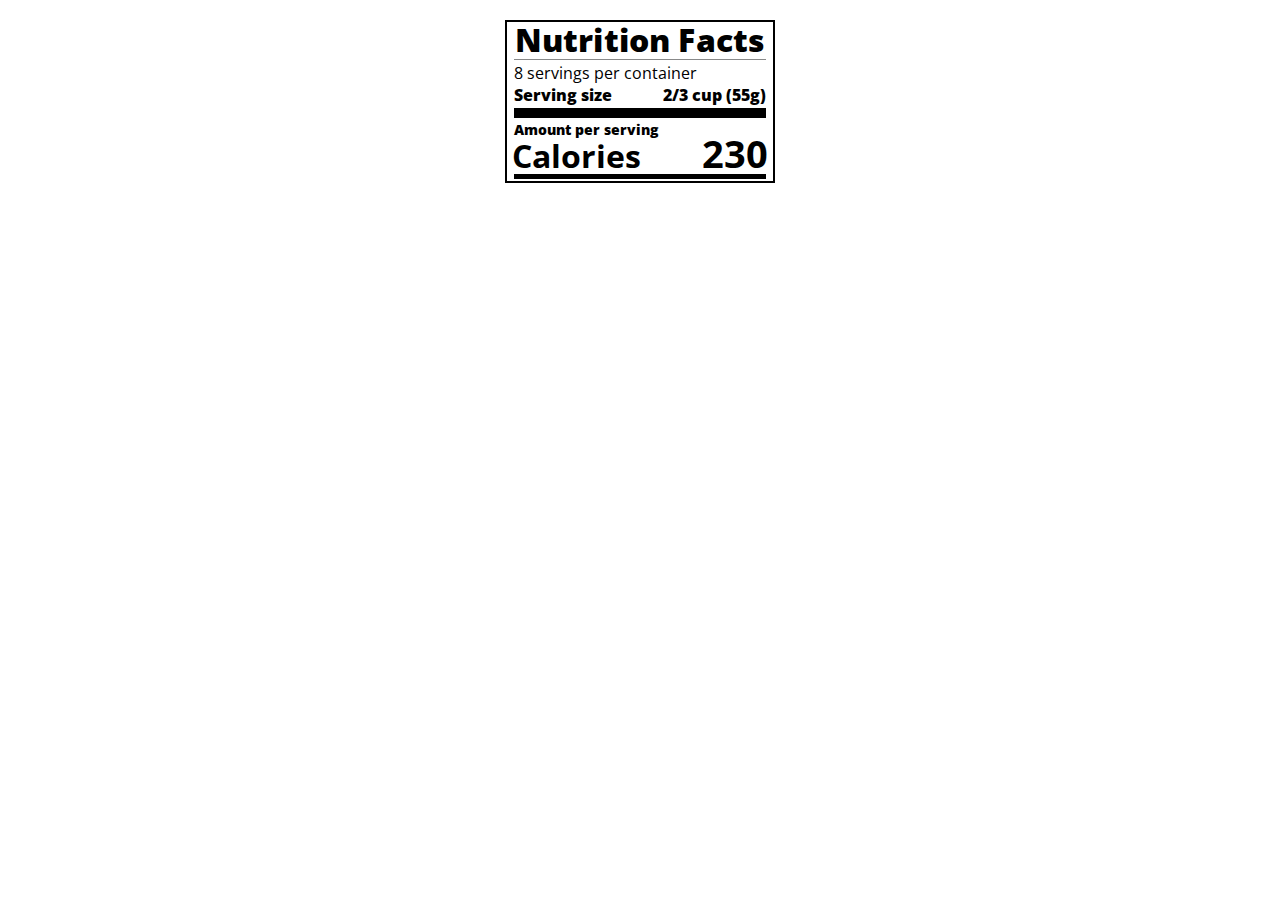
<file: #100daysofcode/Day11/index.html>
<!DOCTYPE html>
<html lang="en">

<head>
  <meta charset="UTF-8">
  <title>Nutrition Label</title>
  <link href="https://fonts.googleapis.com/css?family=Open+Sans:400,700,800" rel="stylesheet">
  <link href="./styles.css" rel="stylesheet">
</head>

<body>
  <div class="label">
    <header>
      <h1 class="bold">Nutrition Facts</h1>
      <div class="divider"></div>
      <p>8 servings per container</p>
      <p class="bold">Serving size <span>2/3 cup (55g)</span></p>
    </header>
    <div class="divider large"></div>
    <div class="calories-info">
      <div class="left-container">
        <h2 class="bold small-text">Amount per serving</h2>
        <p>Calories</p>
      </div>
      <span>230</span>
    </div>
    <div class="divider medium"></div>

  </div>
</body>
</html>
</file>
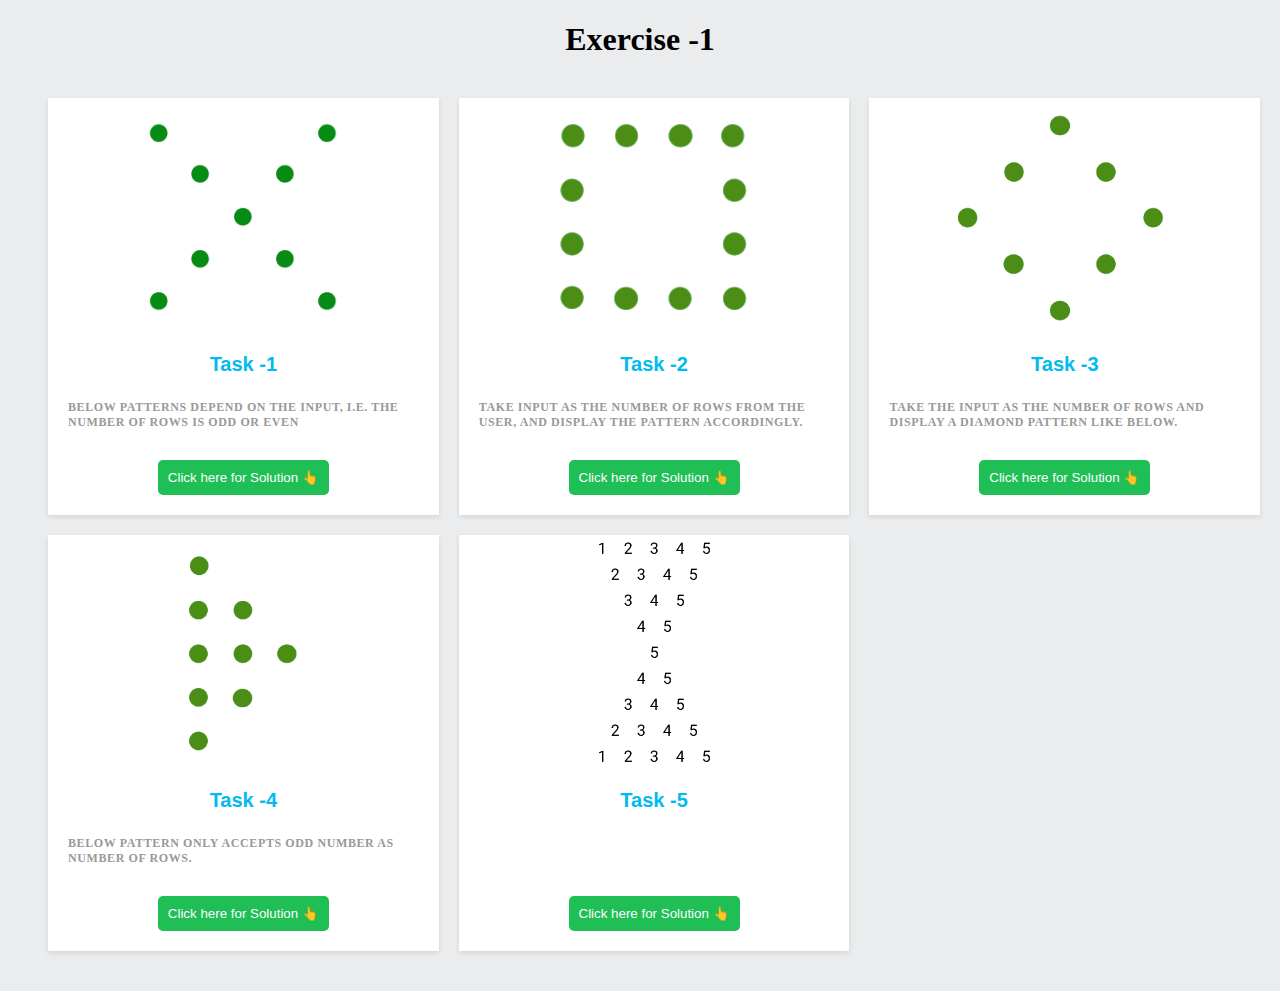
<file: #100daysofcode/Day12/index.html>
<!DOCTYPE html>
<html lang="en">
<head>
    <meta charset="UTF-8">
    <meta name="viewport" content="width=device-width, initial-scale=1.0">
    <link rel="stylesheet" href="style.css">
    <script src="script.js"></script>
    <title>Exercise 1</title>
</head>
<body>
    <h1>Exercise -1</h1>
    <div class="band">
        <div class="item-1">
            <a href="#" class="card">
            <div class="thumb" style="background-image: url(./imgs/t-1.png);">
            </div>
            <article>
              <h1>Task -1   </h1>
              <span>Below patterns depend on the input, i.e. the number of rows is odd or even</span>
              <button type="button" onclick="task1()">Click here for Solution 👆</button>
            </article>
          </a>
        </div>
        <div class="item-2">
            <a href="#" class="card">
            <div class="thumb" style="background-image: url(./imgs/t-2.png);">
            </div>
            <article>
              <h1>Task -2   </h1>
              <span>Take input as the number of rows from the user, and display the pattern accordingly. </span>
              <button type="button" onclick="task2()">Click here for Solution 👆</button>
            </article>
          </a>
        </div>
        <div class="item-3">
            <a href="#" class="card">
            <div class="thumb" style="background-image: url(./imgs/t-3.png);">
            </div>
            <article>
              <h1>Task -3   </h1>
              <span>Take the input as the number of rows and display a diamond pattern like below. </span>
              <button type="button" onclick="task3()">Click here for Solution 👆</button>
            </article>
          </a>
        </div>
        <div class="item-4">
            <a href="#" class="card">
            <div class="thumb" style="background-image: url(./imgs/t-4.png);">
            </div>
            <article>
              <h1>Task -4   </h1>
              <span>Below pattern only accepts odd number as number of rows. </span>
              <button type="button" onclick="task4()">Click here for Solution 👆</button>
            </article>
          </a>
        </div>
        <div class="item-5">
            <a href="#" class="card">
            <div class="thumb" style="background-image: url(./imgs/t-5.png);">
            </div>
            <article>
              <h1>Task -5  </h1>
              <span></span>
              <button type="button" onclick="task5()">Click here for Solution 👆</button>
            </article>
          </a>
        </div>
    </div>
</body>
</html>
</file>
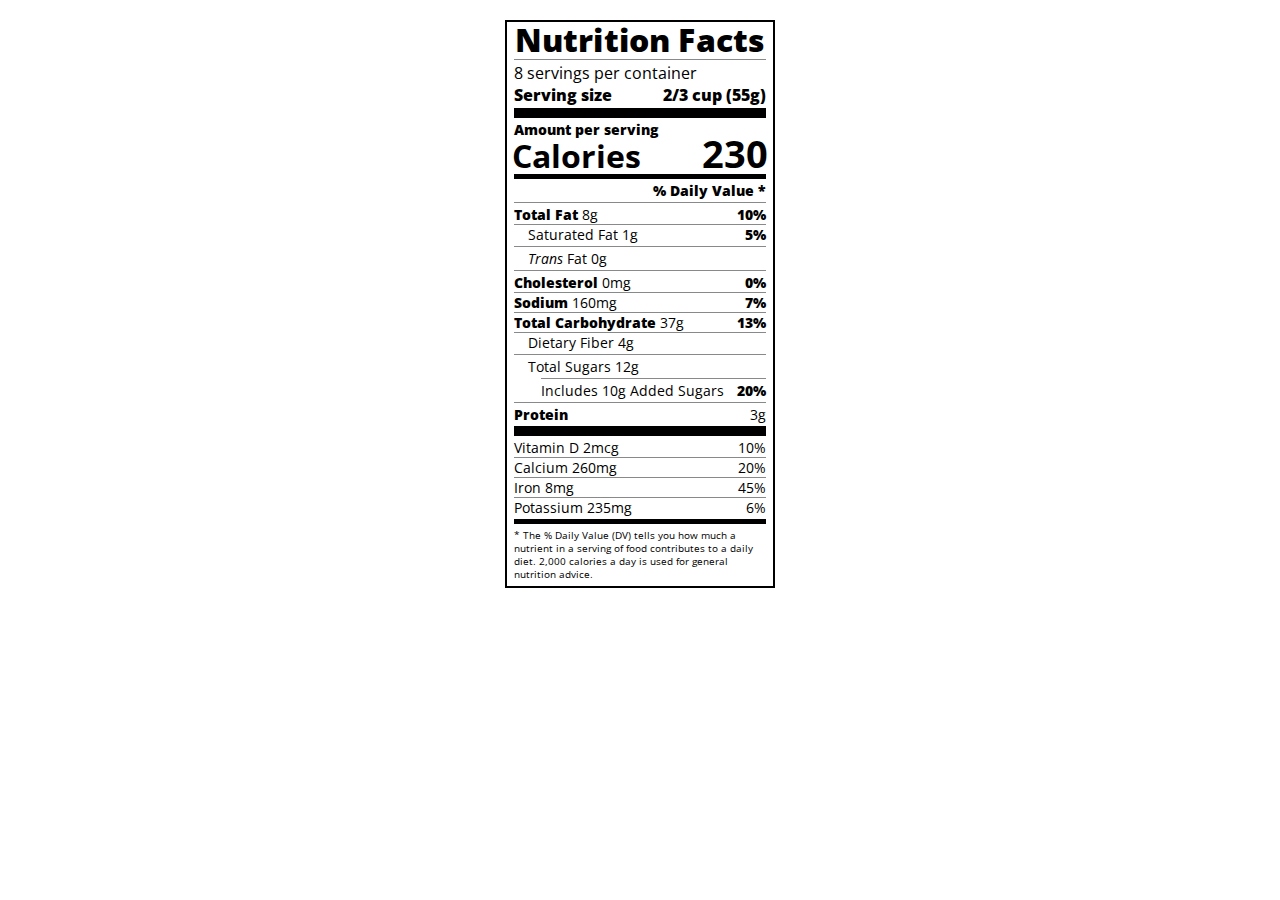
<file: #100daysofcode/Day15/index.html>
<!DOCTYPE html>
<html lang="en">

<head>
  <meta charset="UTF-8">
  <title>Nutrition Label</title>
  <link href="https://fonts.googleapis.com/css?family=Open+Sans:400,700,800" rel="stylesheet">
  <link href="./styles.css" rel="stylesheet">
</head>

<body>
  <div class="label">
    <header>
      <h1 class="bold">Nutrition Facts</h1>
      <div class="divider"></div>
      <p>8 servings per container</p>
      <p class="bold">Serving size <span>2/3 cup (55g)</span></p>
    </header>
    <div class="divider large"></div>
    <div class="calories-info">
      <div class="left-container">
        <h2 class="bold small-text">Amount per serving</h2>
        <p>Calories</p>
      </div>
      <span>230</span>
    </div>
    <div class="divider medium"></div>
    <div class="daily-value small-text">
      <p class="bold right no-divider">% Daily Value *</p>
      <div class="divider"></div>
      <p><span><span class="bold">Total Fat</span> 8g</span> <span class="bold">10%</span></p>
      <p class="indent no-divider">Saturated Fat 1g <span class="bold">5%</span></p>
      <div class="divider"></div>
      <p class="indent no-divider"><span><i>Trans</i> Fat 0g</span></p>
      <div class="divider"></div>
      <p><span><span class="bold">Cholesterol</span> 0mg</span> <span class="bold">0%</span></p>
      <p><span><span class="bold">Sodium</span> 160mg</span> <span class="bold">7%</span></p>
      <p><span><span class="bold">Total Carbohydrate</span> 37g</span> <span class="bold">13%</span></p>
      <p class="indent no-divider">Dietary Fiber 4g</p>
      <div class="divider"></div>
      <p class="indent no-divider">Total Sugars 12g</p>
      <div class="divider double-indent"></div>
      <p class="double-indent no-divider">Includes 10g Added Sugars <span class="bold">20%</span></p>
      <div class="divider"></div>
      <p class="no-divider"><span class="bold">Protein</span> 3g</p>
      <div class="divider large"></div>
      <p>Vitamin D 2mcg <span>10%</span></p>
      <p>Calcium 260mg <span>20%</span></p>
      <p>Iron 8mg <span>45%</span></p>
      <p class="no-divider">Potassium 235mg <span>6%</span></p>
    </div>
    <div class="divider medium"></div>
    <p class="note">* The % Daily Value (DV) tells you how much a nutrient in a serving of food contributes to a daily
      diet. 2,000 calories a day is used for general nutrition advice.</p>
  </div>
</body>
</html>
</file>
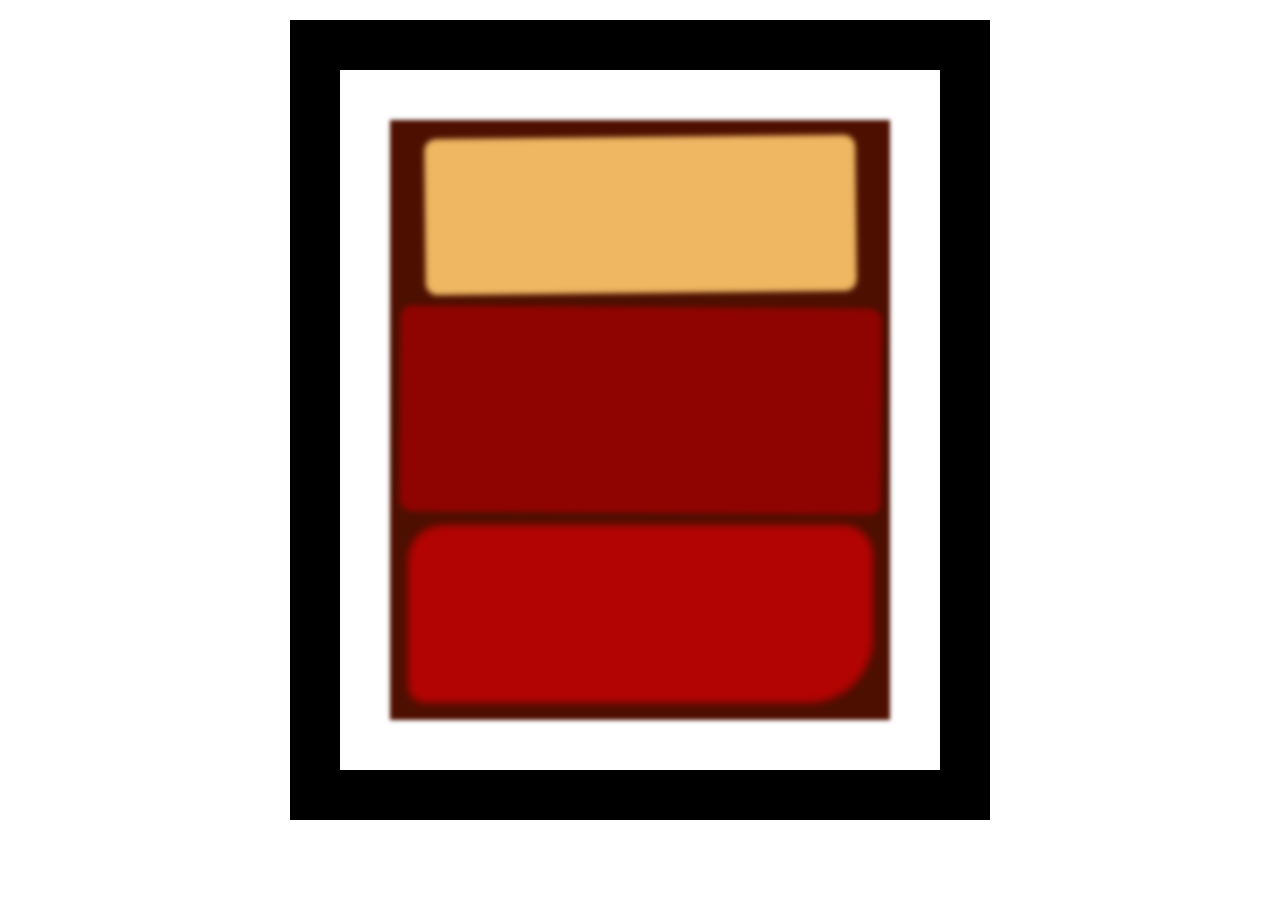
<file: #100daysofcode/Day7/index.html>
<!DOCTYPE html>
<html lang="en">
  <head>
    <meta charset="UTF-8">
    <title>Rothko Painting</title>
    <link href="./styles.css" rel="stylesheet">
  </head>
  <body>
    <div class="frame">
      <div class="canvas">
        <div class="one"></div>
        <div class="two"></div>
        <div class="three"></div>
      </div>
    </div>
  </body>
</html>
</file>
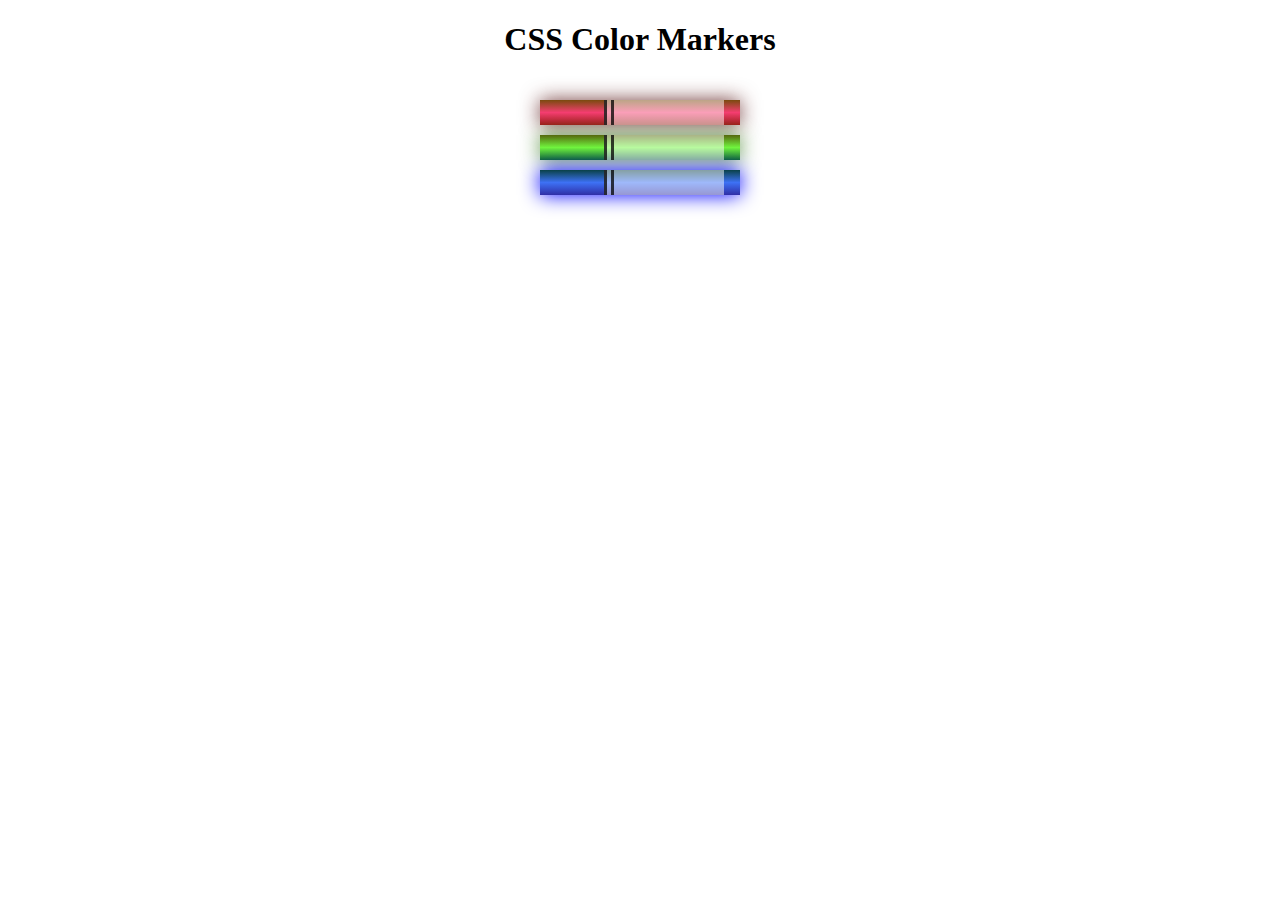
<file: #100daysofcode/Day3/day3.html>
<!DOCTYPE html>
<html lang="en">
  <head>
    <meta charset="utf-8">
    <meta name="viewport" content="width=device-width, initial-scale=1.0">
    <title>Colored Markers</title>
    <link rel="stylesheet" href="styles.css">
  </head>
  <body>
    <h1>CSS Color Markers</h1>
    <div class="container">
      <div class="marker red">
        <div class="cap"></div>
        <div class="sleeve"></div>
      </div>
      <div class="marker green">
        <div class="cap"></div>
        <div class="sleeve"></div>
      </div>
      <div class="marker blue">
        <div class="cap"></div>
        <div class="sleeve"></div>
      </div>
    </div>
  </body>
</html>
</file>
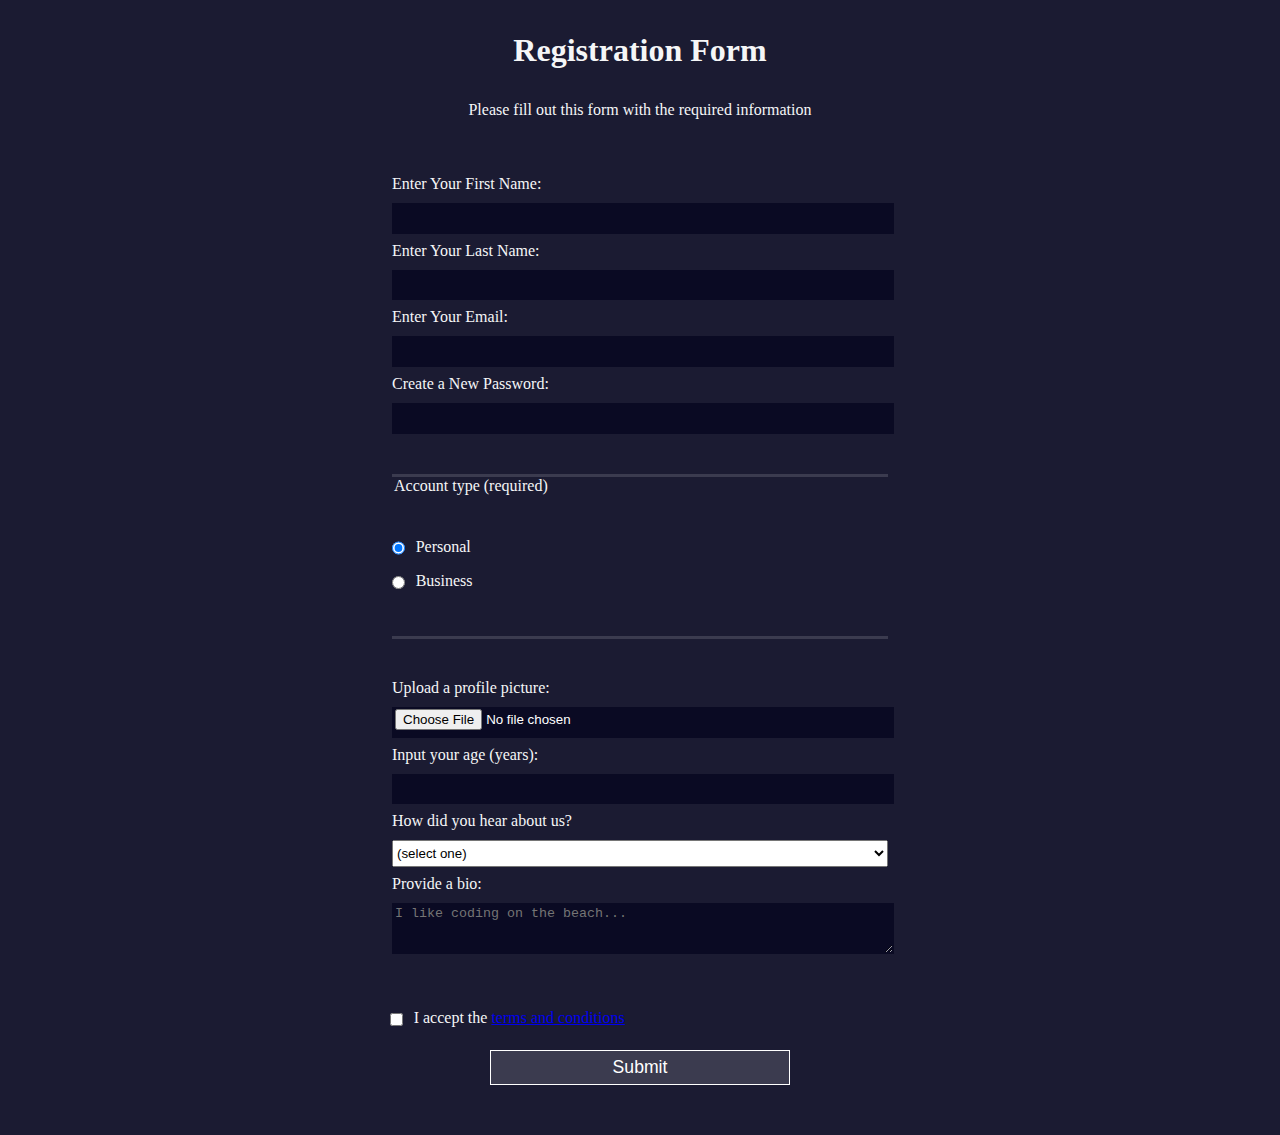
<file: #100daysofcode/Day5/day5.html>
<!DOCTYPE html>
<html lang="en">
  <head>
    <meta charset="UTF-8">
    <title>Registration Form</title>
    <link rel="stylesheet" href="styles.css" />
  </head>
  <body>
    <h1>Registration Form</h1>
    <p>Please fill out this form with the required information</p>
    <form method="post" action='https://register-demo.freecodecamp.org'>
      <fieldset>
        <label for="first-name">Enter Your First Name: <input id="first-name" name="first-name" type="text" required /></label>
        <label for="last-name">Enter Your Last Name: <input id="last-name" name="last-name" type="text" required /></label>
        <label for="email">Enter Your Email: <input id="email" name="email" type="email" required /></label>
        <label for="new-password">Create a New Password: <input id="new-password" name="new-password" type="password" pattern="[a-z0-5]{8,}" required /></label>
      </fieldset>
      <fieldset>
        <legend>Account type (required)</legend>
        <label for="personal-account"><input id="personal-account" type="radio" name="account-type" class="inline" checked /> Personal</label>
        <label for="business-account"><input id="business-account" type="radio" name="account-type" class="inline" /> Business</label>
      </fieldset>
      <fieldset>
        <label for="profile-picture">Upload a profile picture: <input id="profile-picture" type="file" name="file" /></label>
        <label for="age">Input your age (years): <input id="age" type="number" name="age" min="13" max="120" /></label>
        <label for="referrer">How did you hear about us?
          <select id="referrer" name="referrer">
            <option value="">(select one)</option>
            <option value="1">freeCodeCamp News</option>
            <option value="2">freeCodeCamp YouTube Channel</option>
            <option value="3">freeCodeCamp Forum</option>
            <option value="4">Other</option>
          </select>
        </label>
        <label for="bio">Provide a bio:
          <textarea id="bio" name="bio" rows="3" cols="30" placeholder="I like coding on the beach..."></textarea>
        </label>
      </fieldset>
      <label for="terms-and-conditions">
        <input class="inline" id="terms-and-conditions" type="checkbox" required name="terms-and-conditions" /> I accept the <a href="https://www.freecodecamp.org/news/terms-of-service/">terms and conditions</a>
      </label>
      <input type="submit" value="Submit" />
    </form>
  </body>
</html>
</file>
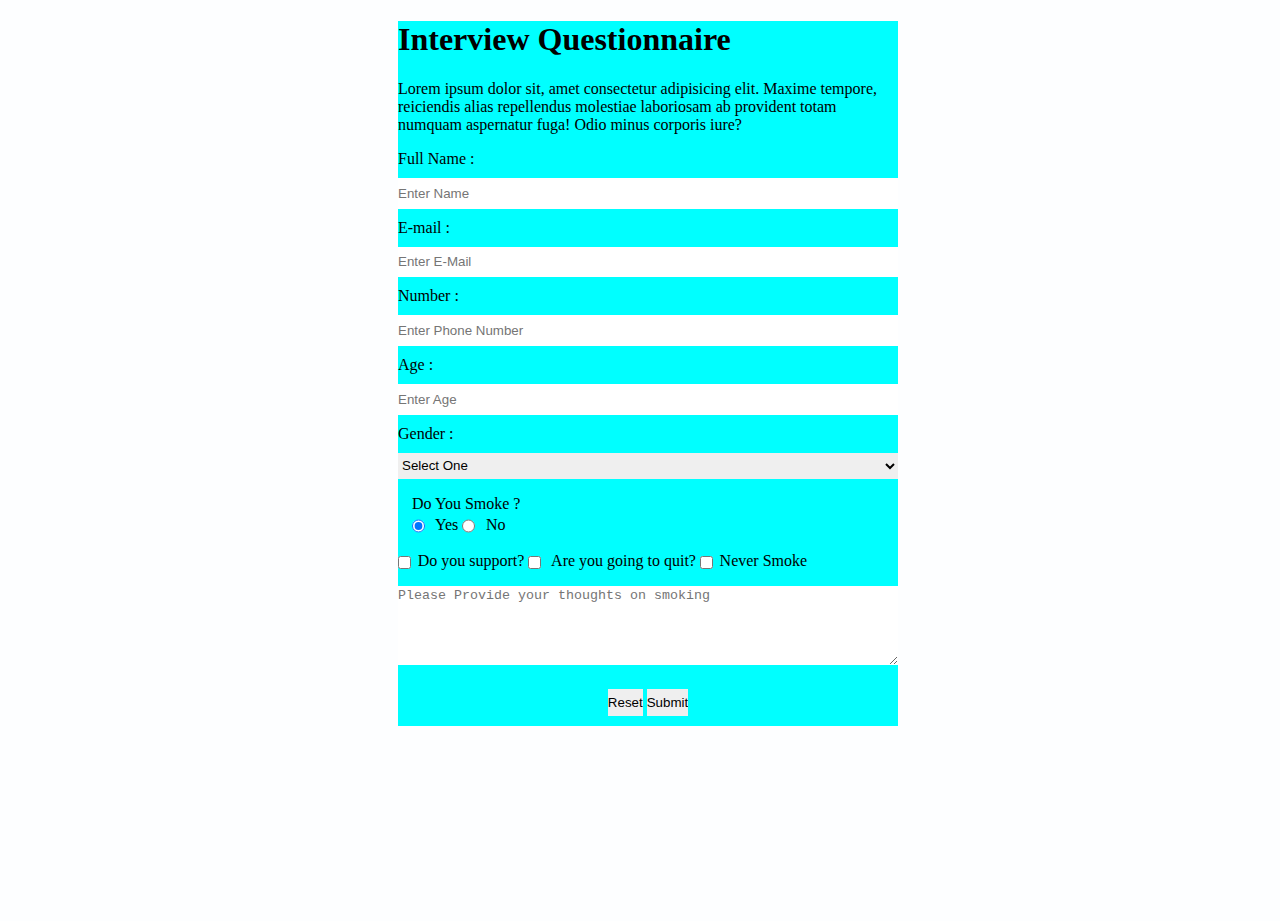
<file: #100daysofcode/Day6/day6.html>
<!DOCTYPE html>
<html lang="en">

<head>
    <meta charset="UTF-8" />
    <meta name="viewport" content="width=device-width, initial-scale=1.0" />
    <link rel="stylesheet" href="style.css" />
    <title>Survey Form</title>
</head>

<body>
    
    <form id="survey-form" method="post">
        <h1 id="title">Interview Questionnaire</h1>
    <p id="description">
        Lorem ipsum dolor sit, amet consectetur adipisicing elit. Maxime tempore,
        reiciendis alias repellendus molestiae laboriosam ab provident totam
        numquam aspernatur fuga! Odio minus corporis iure?
    </p>
        <label id="name-label" for="name-label">
            Full Name :
            <input required type="text" placeholder="Enter Name" id="name" />
        </label>
        <label id="email-label"  for="email-label">E-mail :
            <input type="email" name="email" id="email" placeholder="Enter E-Mail" required /></label>
        <label id="number-label"  for="number-label">Number :
            <input type="number" name="number" min="1111111111" max="9999999999" placeholder="Enter Phone Number" id="number" /></label>
        <label for="number">Age :
            <input type="number" name="number" id="age" placeholder="Enter Age" min="16" max="100" /></label>
        <label for="gender">Gender : </label>
        <select name="dropdown" id="dropdown">
            <option value="Select One">Select One</option>
            <option value="Rather not to say">Rather not to say</option>
            <option value="Male">Male</option>
            <option value="Female">Female</option>
        </select>
        <fieldset>
            <label for="smoke">Do You Smoke ?</label>
            <label for="radio">
                <input type="radio" class="inline" value="smoke" name="smoke" id="smoke" checked /> Yes
                <input type="radio" class="inline" value="smoke" name="smoke" id="smoke" /> No</label>
        </fieldset>
        <label  for="checkbox">
            <input class="inline" type="checkbox" name="1" id="1" value="one">Do you support?
            <input class="inline" type="checkbox" name="1" id="2" value="two"> Are you going to quit?
            <input class="inline" type="checkbox" name="1" id="3" value="three">Never Smoke
        </label>
        <label for="textarea">
            <textarea name="Additional-Info" id="information" cols="40" rows="5"
                placeholder="Please Provide your thoughts on smoking"></textarea>
        </label>
        <label class="bttn"  for="submit"><input class="btn" type="button" id="reset" value="Reset" />
        <input class="btn" type="submit" id="submit" value="Submit" /></label>
    </form>
</body>
</file>
<file: #100daysofcode/Day11/styles.css>
* {
    box-sizing: border-box;
  }
  
  html {
    font-size: 16px;
  }
  
  body {
    font-family: 'Open Sans', sans-serif;
  }
  
  .label {
    border: 2px solid black;
    width: 270px;
    margin: 20px auto;
    padding: 0 7px;
  }
  
  header h1 {
    text-align: center;
    margin: -4px 0;
    letter-spacing: 0.15px
  }
  
  p {
    margin: 0;
    display: flex;
    justify-content: space-between;
  }
  
  .divider {
    border-bottom: 1px solid #888989;
    margin: 2px 0;
  }
  
  .bold {
    font-weight: 800;
  }
  
  .large {
    height: 10px;
  }
  
  .large, .medium {
    background-color: black;
    border: 0;
  }
  
  .medium {
    height: 5px;
  }
  
  .small-text {
    font-size: 0.85rem;
  }
  
  .calories-info {
    display: flex;
    justify-content: space-between;
    align-items: flex-end;
  }
  
  .calories-info h2 {
    margin: 0;
  }
  
  .left-container p {
    margin: -5px -2px;
    font-size: 2em;
    font-weight: 700;
  }
  
  .calories-info span {
    margin: -7px -2px;
    font-size: 2.4em;
    font-weight: 700;
  }
</file>
<file: #100daysofcode/Day12/style.css>
body{
    background-color: rgb(235, 236, 237);
}

h1{
    display: flex;
    justify-content: center;
}

.band {

    margin: 40px;
    display: grid;
    grid-template-columns:33% 33% 33%;
    grid-template-rows: auto;
    grid-gap: 20px;
    justify-content: space-between;
  }
  
  .card {
    background: white;
    text-decoration: none;
    color: #444;
    box-shadow: 0 2px 5px rgba(0,0,0,0.1);
    display: flex;
    flex-direction: column;
    min-height: 100%;
    position: relative;
    top: 0;
    transition: all .1s ease-in;
      
    &:hover {
      top: -2px;
      box-shadow: 0 4px 5px rgba(0,0,0,0.2);
    }
    
    article {
      padding: 20px;
      flex: 1;
      display: flex;
      flex-direction: column;
      justify-content: space-between;
    }
    
    article h1 {
      font-size: 20px;
      margin: 0;
      color:#01BAEF;
      font-family: 'Montserrat', sans-serif;
    }
    
    article p {
      flex: 1;
      line-height: 1.4;
    }
    
    span {
      font-size: 12px;
      font-weight: bold;
      color: #999;
      text-transform: uppercase;
      letter-spacing: .05em;
      margin: 2em 0 0 0;
    }
    
    .thumb {
      padding-bottom: 60%;
      background-size:contain;
      background-repeat: no-repeat;
      background-position: center center;
    }
    .feat-img{
        height: 64px;
        width: 64px;
        margin: 5px auto;
    }
    button{
        border: 0;
        color: #FBFBFF;
        background-color: #20BF55;
        padding: 10px;
        border-radius: 5px;
        margin: 30px auto 0 auto;
    }
  }
</file>
<file: #100daysofcode/Day15/styles.css>
* {
    box-sizing: border-box;
  }
  
  html {
    font-size: 16px;
  }
  
  body {
    font-family: 'Open Sans', sans-serif;
  }
  
  .label {
    border: 2px solid black;
    width: 270px;
    margin: 20px auto;
    padding: 0 7px;
  }
  
  header h1 {
    text-align: center;
    margin: -4px 0;
    letter-spacing: 0.15px
  }
  
  p {
    margin: 0;
    display: flex;
    justify-content: space-between;
  }
  
  .divider {
    border-bottom: 1px solid #888989;
    margin: 2px 0;
  }
  
  .bold {
    font-weight: 800;
  }
  
  .large {
    height: 10px;
  }
  
  .large, .medium {
    background-color: black;
    border: 0;
  }
  
  .medium {
    height: 5px;
  }
  
  .small-text {
    font-size: 0.85rem;
  }
  
  
  .calories-info {
    display: flex;
    justify-content: space-between;
    align-items: flex-end;
  }
  
  .calories-info h2 {
    margin: 0;
  }
  
  .left-container p {
    margin: -5px -2px;
    font-size: 2em;
    font-weight: 700;
  }
  
  .calories-info span {
    margin: -7px -2px;
    font-size: 2.4em;
    font-weight: 700;
  }
  
  .right {
    justify-content: flex-end;
  }
  
  .indent {
    margin-left: 1em;
  }
  
  .double-indent {
    margin-left: 2em;
  }
  
  .daily-value p:not(.no-divider) {
    border-bottom: 1px solid #888989;
  }
  
  .note {
    font-size: 0.6rem;
    margin: 5px 0;
  }
</file>
<file: #100daysofcode/Day7/styles.css>
.canvas {
    width: 500px;
    height: 600px;
    background-color: #4d0f00;
    overflow: hidden;
    filter: blur(2px);
  }
  
  .frame {
    border: 50px solid black;
    width: 500px;
    padding: 50px;
    margin: 20px auto;
  }
  
  .one {
    width: 425px;
    height: 150px;
    background-color: #efb762;
    margin: 20px auto;
    box-shadow: 0 0 3px 3px #efb762;
    border-radius: 9px;
    transform: rotate(-0.6deg);
  }
  
  .two {
    width: 475px;
    height: 200px;
    background-color: #8f0401;
    margin: 0 auto 20px;
    box-shadow: 0 0 3px 3px #8f0401;
    border-radius: 8px 10px;
    transform: rotate(0.4deg);
  }
  
  .one, .two {
    filter: blur(1px);
  }
  
  .three {
    width: 91%;
    height: 28%;
    background-color: #b20403;
    margin: auto;
    filter: blur(2px);
    box-shadow: 0 0 5px 5px #b20403;
    border-radius: 30px 25px 60px 12px;
  
  }
</file>
<file: #100daysofcode/Day3/styles.css>
h1 {
    text-align: center;
  }
  
  .container {
    background-color: rgb(255, 255, 255);
    padding: 10px 0;
  }
  
  .marker {
    width: 200px;
    height: 25px;
    margin: 10px auto;
  }
  
  .cap {
    width: 60px;
    height: 25px;
  }
  
  .sleeve {
    width: 110px;
    height: 25px;
    background-color: rgba(255, 255, 255, 0.5);
    border-left: 10px double rgba(0, 0, 0, 0.75);
  }
  
  .cap, .sleeve {
    display: inline-block;
  }
  
  .red {
    background: linear-gradient(rgb(122, 74, 14), rgb(245, 62, 113), rgb(162, 27, 27));
    box-shadow: 0 0 20px 0 rgba(83, 14, 14, 0.8);
  }
  
  .green {
    background: linear-gradient(#55680D, #71F53E, #116C31);
    box-shadow: 0 0 20px 0 #3B7E20CC;
  }
  
  .blue {
    background: linear-gradient(hsl(186, 76%, 16%), hsl(223, 90%, 60%), hsl(240, 56%, 42%));
    box-shadow: 0 0 20px 0 blue;
  }
</file>
<file: #100daysofcode/Day5/styles.css>
body {
    width: 100%;
    height: 100vh;
    margin: 0;
    background-color: #1b1b32;
    color: #f5f6f7;
    font-family: Tahoma;
    font-size: 16px;
  }
  
  h1, p {
    margin: 1em auto;
    text-align: center;
  }
  
  form {
    width: 60vw;
    max-width: 500px;
    min-width: 300px;
    margin: 0 auto;
    padding-bottom: 2em;
  }
  
  fieldset {
    border: none;
    padding: 2rem 0;
    border-bottom: 3px solid #3b3b4f;
  }
  
  fieldset:last-of-type {
    border-bottom: none;
  }
  
  label {
    display: block;
    margin: 0.5rem 0;
  }
  
  input,
  textarea,
  select {
    margin: 10px 0 0 0;
    width: 100%;
    min-height: 2em;
  }
  
  input, textarea {
    background-color: #0a0a23;
    border: 1px solid #0a0a23;
    color: #ffffff;
  }
  
  .inline {
    width: unset;
    margin: 0 0.5em 0 0;
    vertical-align: middle;
  }
  
  input[type="submit"] {
    display: block;
    width: 60%;
    margin: 1em auto;
    height: 2em;
    font-size: 1.1rem;
    background-color: #3b3b4f;
    border-color: white;
    min-width: 300px;
  }
  
  input[type="file"] {
    padding: 1px 2px;
  }
  
  .inline{
    display: inline; 
  }
</file>
<file: #100daysofcode/Day6/style.css>
html{
    height: 100%;
}
body {
    background-image: url("https://www.w3schools.com/howto/img_parallax.jpg");
    height: 100%;
    background-position: center;
    background-repeat: no-repeat;
    background-size: cover;
    background-blend-mode:luminosity;
    width: 100%;
    background-color: rgba(240, 248, 255,0.1);
}
form {
    margin: 1em auto;
    /* text-align: center; */
    background-color: aqua;
    max-width: 500px;
    min-width: 200px;
    /* opacity: 1; */
}
label{
    margin: auto;
    display: block;
    text-align: left;
    
}
fieldset{
    border: none;
}
input,textarea,select{
    margin: 10px auto;
    padding: 2px 0;
    width: 100%;
    /* text-align: right; */
    max-width: 500px;
    border: none;
}
input,select{
    height: 2em;
}
.inline{width: unset;
    margin: 0 0.5em 0 0;
    vertical-align: middle;}

.btn{
    width: unset;
    vertical-align: middle;
    text-align: center;
    align-items: center;
}
.bttn{
   text-align: center;
}
</file>
